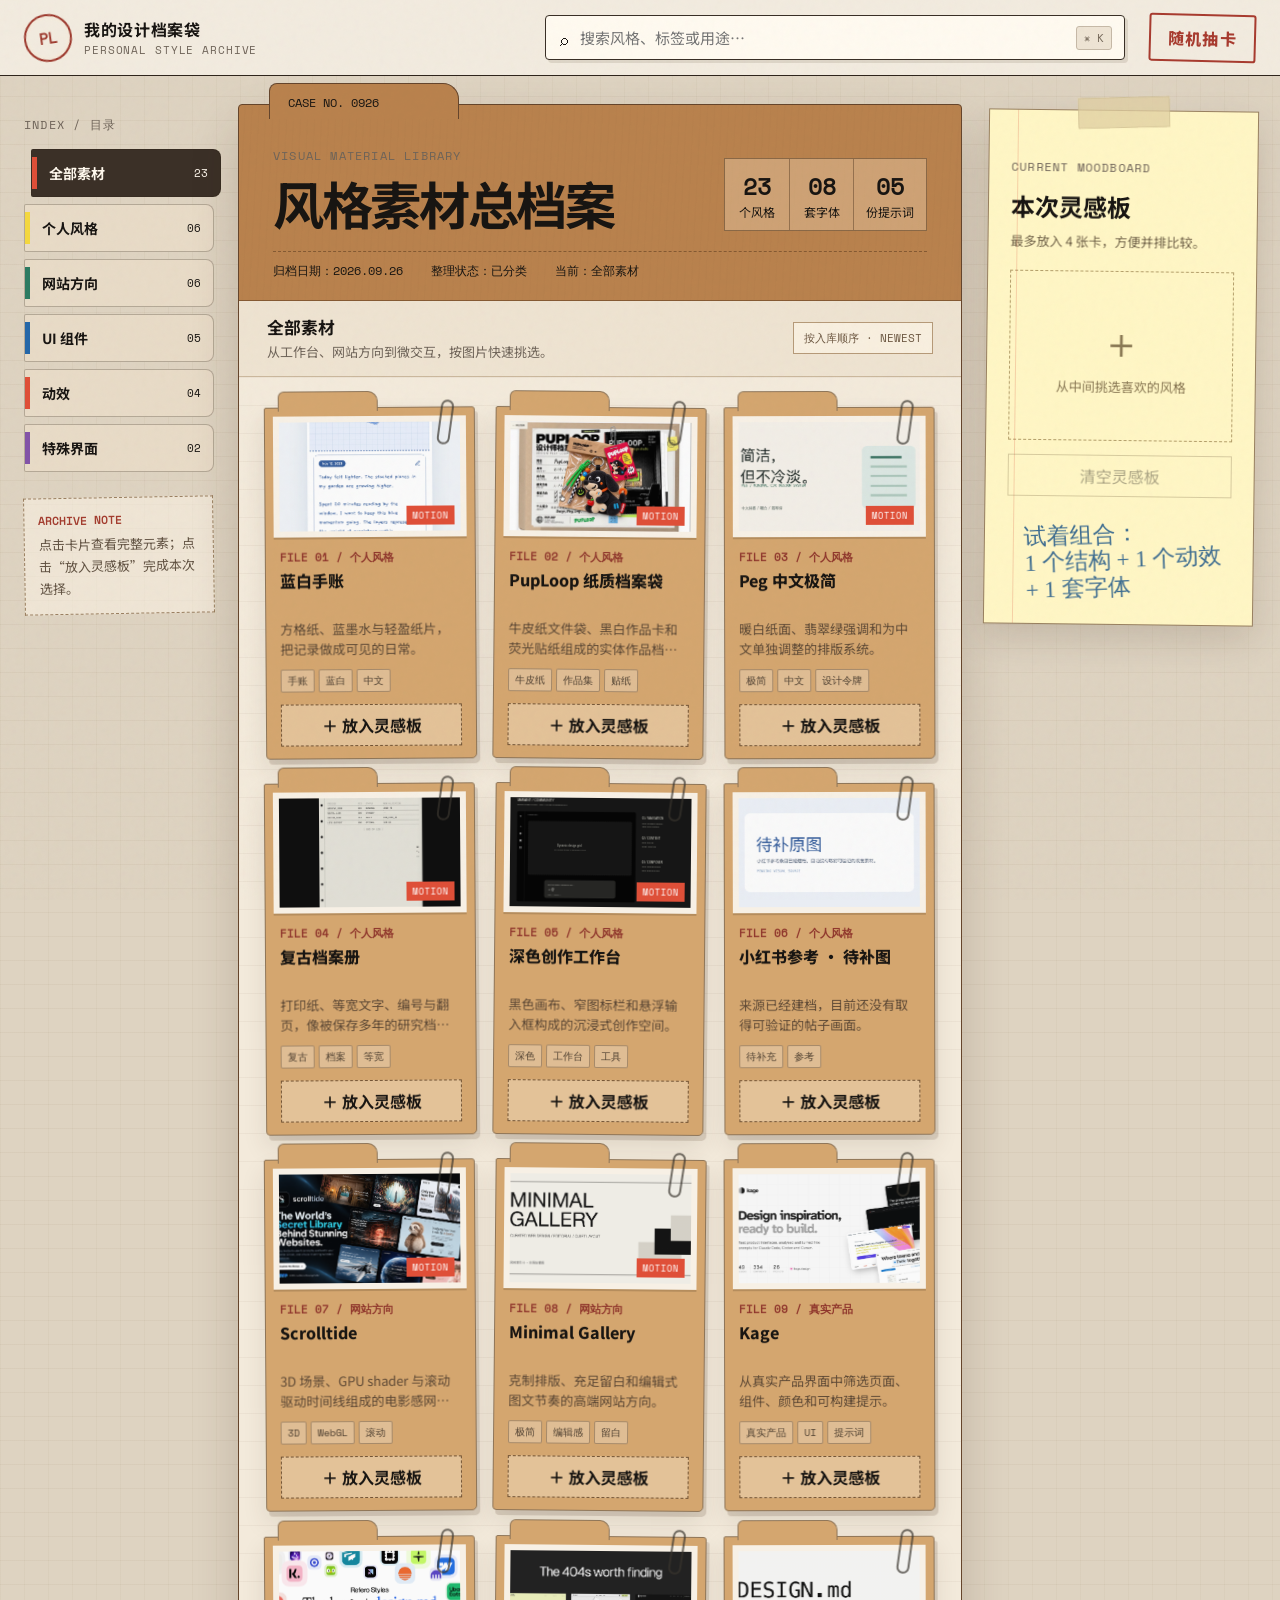
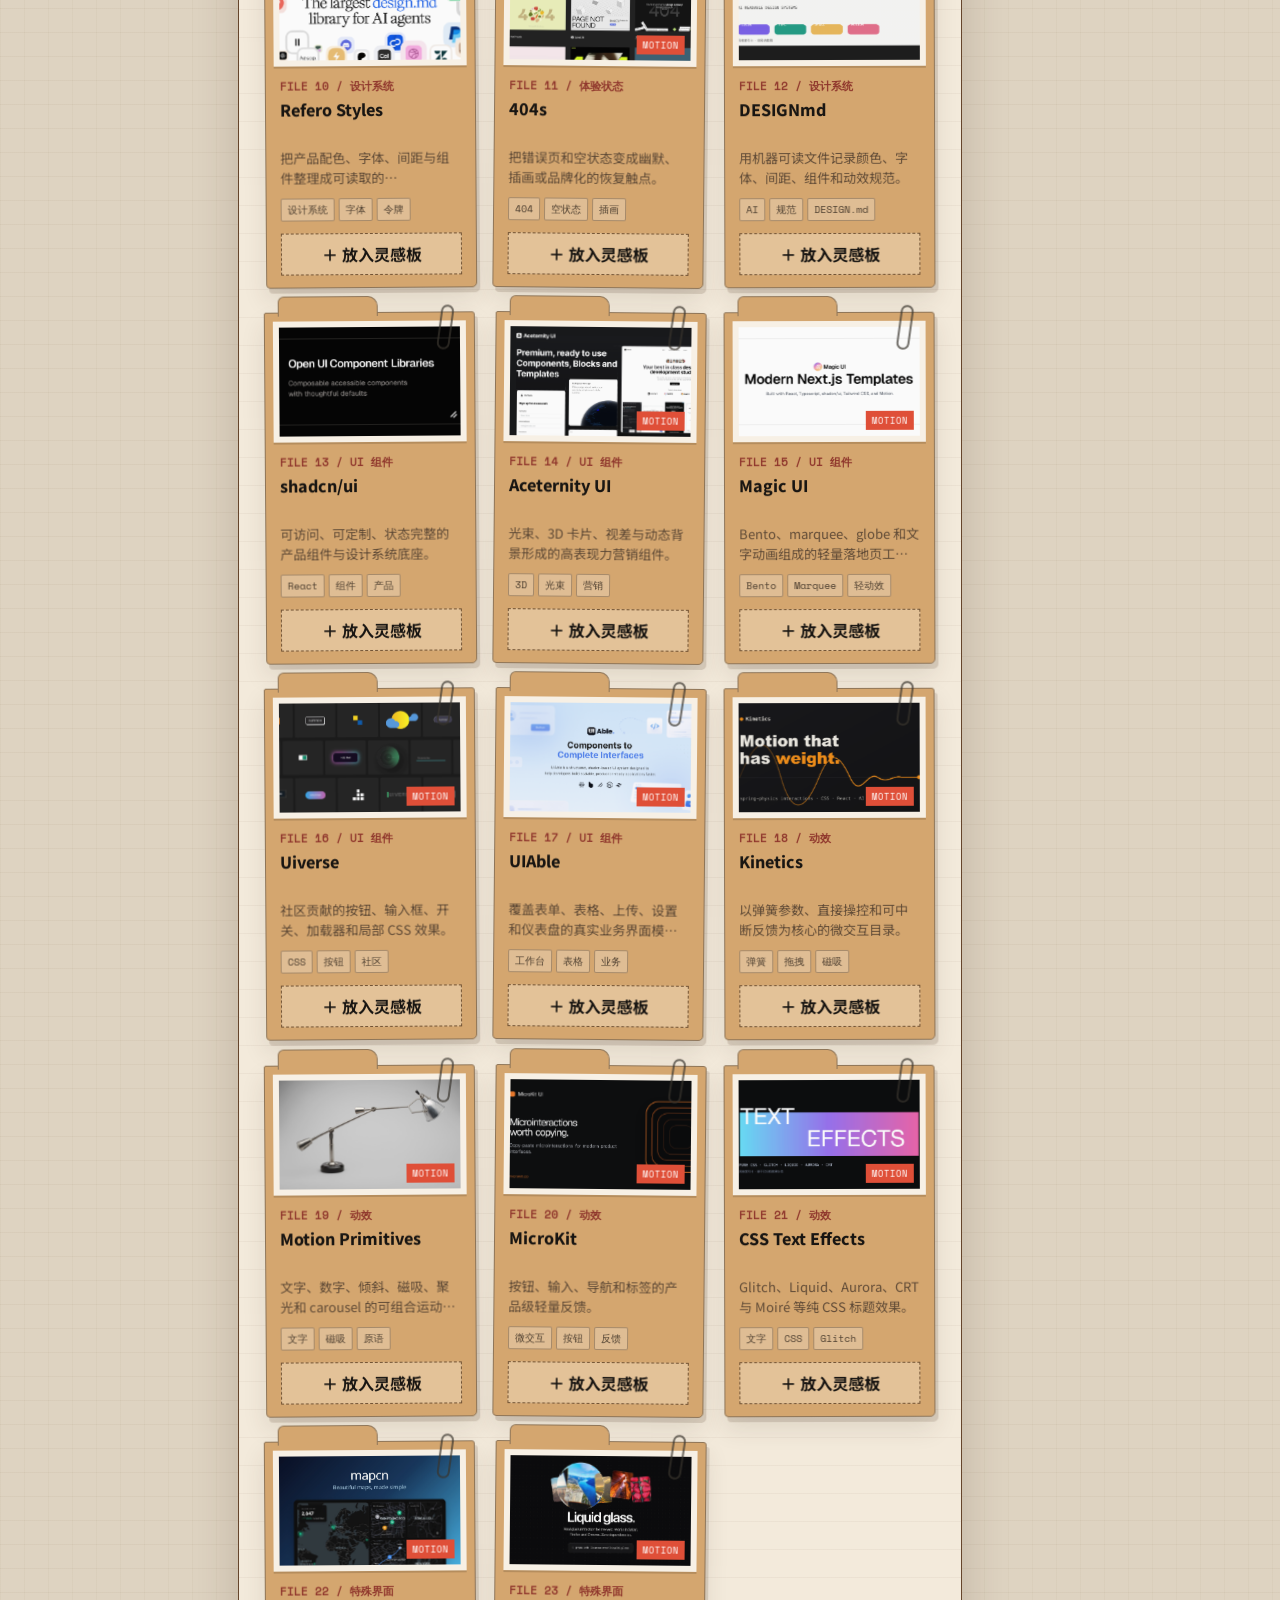
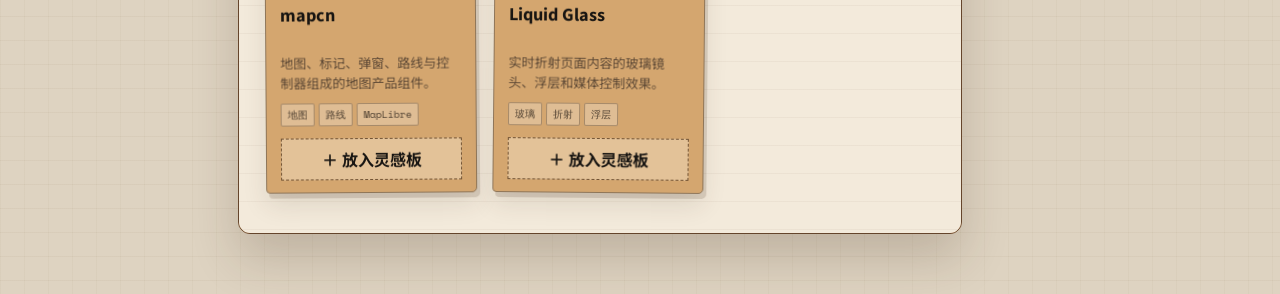
<file: index.html>
<!doctype html>
<html lang="zh-CN">
  <head>
    <meta charset="UTF-8" />
    <meta name="viewport" content="width=device-width, initial-scale=1.0" />
    <meta name="theme-color" content="#a96f38" />
    <meta name="description" content="牛皮纸档案袋风格的个人视觉素材库 Demo，用于浏览、筛选和选择风格与动效。" />
    <title>我的设计档案袋 · 风格素材库</title>
    <link rel="stylesheet" href="./style.css" />
  </head>
  <body>
    <div class="paper-noise" aria-hidden="true"></div>
    <header class="topbar">
      <a class="brand" href="#top" aria-label="返回素材库顶部">
        <span class="brand-mark">PL</span>
        <span><b>我的设计档案袋</b><small>PERSONAL STYLE ARCHIVE</small></span>
      </a>
      <label class="search-wrap">
        <span aria-hidden="true">⌕</span>
        <input id="searchInput" type="search" placeholder="搜索风格、标签或用途…" autocomplete="off" />
        <kbd>⌘ K</kbd>
      </label>
      <button class="stamp-button" id="randomButton" type="button">随机抽卡</button>
    </header>

    <main class="workspace" id="top">
      <aside class="file-rail" aria-label="素材分类">
        <div class="rail-label">INDEX / 目录</div>
        <nav id="categoryNav"></nav>
        <div class="rail-note">
          <span>ARCHIVE NOTE</span>
          点击卡片查看完整元素；点击“放入灵感板”完成本次选择。
        </div>
      </aside>

      <section class="archive-desk" aria-labelledby="archiveTitle">
        <div class="folder-head">
          <div class="folder-tab">CASE NO. 0926</div>
          <div class="folder-title">
            <div>
              <p class="eyebrow">VISUAL MATERIAL LIBRARY</p>
              <h1 id="archiveTitle">风格素材总档案</h1>
            </div>
            <div class="archive-stats" aria-label="素材库统计">
              <span><b id="resultCount">23</b> 个风格</span>
              <span><b>08</b> 套字体</span>
              <span><b>05</b> 份提示词</span>
            </div>
          </div>
          <div class="folder-meta">
            <span>归档日期：2026.09.26</span>
            <span>整理状态：已分类</span>
            <span id="activeLabel">当前：全部素材</span>
          </div>
        </div>

        <div class="desk-toolbar">
          <div class="view-copy">
            <strong id="viewTitle">全部素材</strong>
            <span id="viewDescription">从工作台、网站方向到微交互，按图片快速挑选。</span>
          </div>
          <div class="sort-badge">按入库顺序 · NEWEST</div>
        </div>

        <div class="empty-state" id="emptyState" hidden>
          <span>NO MATCH</span>
          <h2>这只档案袋里还没有对应素材</h2>
          <button type="button" id="clearSearch">清除搜索</button>
        </div>
        <div class="library-grid" id="libraryGrid" aria-live="polite"></div>
      </section>

      <aside class="selection-board" aria-labelledby="selectionTitle">
        <div class="tape" aria-hidden="true"></div>
        <p class="eyebrow">CURRENT MOODBOARD</p>
        <h2 id="selectionTitle">本次灵感板</h2>
        <p class="board-hint">最多放入 4 张卡，方便并排比较。</p>
        <div class="selected-list" id="selectedList"></div>
        <div class="board-empty" id="boardEmpty">
          <span>＋</span>
          从中间挑选喜欢的风格
        </div>
        <button class="clear-board" id="clearBoard" type="button" disabled>清空灵感板</button>
        <div class="pencil-note">试着组合：<br />1 个结构 + 1 个动效 + 1 套字体</div>
      </aside>
    </main>

    <dialog class="detail-dialog" id="detailDialog">
      <button class="dialog-close" id="dialogClose" type="button" aria-label="关闭详情">×</button>
      <div class="detail-visual">
        <div class="visual-tabs" id="visualTabs" role="tablist" aria-label="查看方式">
          <button type="button" role="tab" data-view="motion" aria-selected="true">动效演示</button>
          <button type="button" role="tab" data-view="cover" aria-selected="false">原图封面</button>
        </div>
        <div class="visual-body" id="visualBody" data-view="motion">
          <div class="motion-stage" id="detailMotionStage" role="tabpanel" aria-label="动效演示"></div>
          <img id="detailImage" alt="" />
        </div>
        <div class="motion-caption" id="detailMotionCaption"></div>
        <span class="detail-number" id="detailNumber"></span>
      </div>
      <div class="detail-copy">
        <p class="eyebrow" id="detailCategory"></p>
        <h2 id="detailTitle"></h2>
        <p class="detail-summary" id="detailSummary"></p>
        <div class="detail-tags" id="detailTags"></div>
        <dl class="detail-specs">
          <div><dt>适合</dt><dd id="detailUse"></dd></div>
          <div><dt>可提取</dt><dd id="detailElements"></dd></div>
          <div><dt>动效</dt><dd id="detailMotion"></dd></div>
        </dl>
        <div class="swatches" id="detailSwatches" aria-label="风格色票"></div>

        <section class="prompt-box">
          <div class="prompt-head">
            <p class="eyebrow">PROMPT / 复现提示词</p>
            <div class="prompt-actions">
              <button class="copy-prompt" id="copyPrompt" type="button">复制</button>
              <button class="copy-prompt ghost" id="downloadPrompt" type="button">下载模板</button>
            </div>
          </div>

          <div class="prompt-builder">
            <label for="promptTarget">我想用这套风格做什么</label>
            <div class="prompt-row">
              <input id="promptTarget" type="text" autocomplete="off" placeholder="例如：一个记账 App 的首页" />
              <button id="generatePrompt" type="button">生成</button>
            </div>
            <div class="prompt-chips" id="promptChips"></div>
          </div>

          <pre class="prompt-text" id="detailPrompt" tabindex="0"></pre>
          <p class="prompt-hint" id="promptHint">填上你要做的东西，提示词会自动带上这套风格的真实参数。复制后配合 $style-library 使用；下载的 .md 放进「风格素材库/prompts/」就是一条模板。</p>
        </section>

        <button class="select-detail" id="selectDetail" type="button">放入本次灵感板</button>
      </div>
    </dialog>

    <template id="cardTemplate">
      <article class="material-card">
        <button class="card-open" type="button">
          <span class="card-tab"></span>
          <span class="paperclip" aria-hidden="true"></span>
          <span class="image-wrap"><img alt="" /><i class="motion-mark">MOTION</i></span>
          <span class="card-index"></span>
          <span class="card-title"></span>
          <span class="card-summary"></span>
          <span class="card-tags"></span>
        </button>
        <button class="card-select" type="button">＋ 放入灵感板</button>
      </article>
    </template>

    <script src="./app.js"></script>
  </body>
</html>
</file>
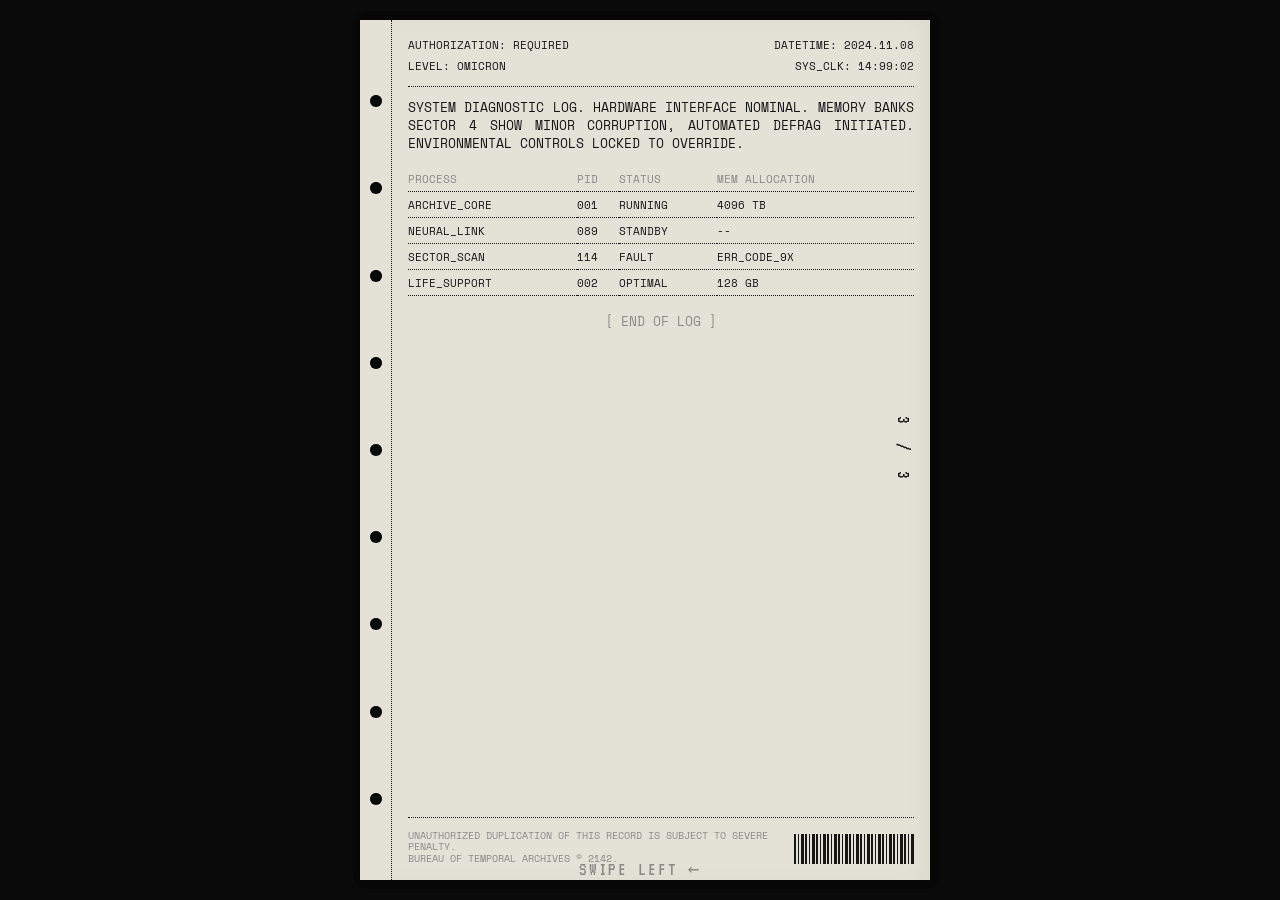
<file: assets/library/retro-archival-reader/preview.html>
<html lang="en" vid="0"><head vid="1">
<meta charset="UTF-8" vid="2">
<meta name="viewport" content="width=device-width, initial-scale=1.0, maximum-scale=1.0, user-scalable=no" vid="3">
<title vid="4">Archival Reader</title>




<style vid="8">
    :root {
        --bg-paper: #e4e2d7;
        --ink: #161616;
        --ink-light: #8a8a85;
        --desk: #0a0a0a;
        --font-mono: 'Space Mono', monospace;
        --font-display: 'VT323', monospace;
        --border-style: 1px dotted var(--ink);
    }

    * {
        box-sizing: border-box;
        margin: 0;
        padding: 0;
        -webkit-font-smoothing: antialiased;
        -moz-osx-font-smoothing: grayscale;
        user-select: none;
        -webkit-user-select: none;
    }

    body {
        background-color: var(--desk);
        height: 100vh;
        width: 100vw;
        overflow: hidden;
        display: flex;
        justify-content: center;
        align-items: center;
        font-family: var(--font-mono);
        color: var(--ink);
    }

    
    .book-container {
        width: 100%;
        height: 100%;
        max-width: 600px;
        perspective: 2500px; 
        position: relative;
        padding: 20px 10px 20px 0; 
    }

    .book {
        width: 100%;
        height: 100%;
        position: relative;
        transform-style: preserve-3d;
    }

    .page {
        position: absolute;
        top: 0;
        left: 20px; 
        width: calc(100% - 20px);
        height: 100%;
        transform-origin: left center;
        transform-style: preserve-3d;
        transition: transform 0.8s cubic-bezier(0.25, 1, 0.5, 1);
        cursor: grab;
    }

    .page:active {
        cursor: grabbing;
    }

    .page.flipped {
        transform: rotateY(-180deg);
    }

    .page-front, .page-back {
        position: absolute;
        width: 100%;
        height: 100%;
        backface-visibility: hidden;
        background-color: var(--bg-paper);
        box-shadow: 2px 0 10px rgba(0,0,0,0.1), inset -10px 0 20px rgba(0,0,0,0.03);
        display: flex;
        overflow: hidden;
    }

    
    .page-back {
        transform: rotateY(180deg);
        background-color: #dcdad0;
        box-shadow: inset 10px 0 20px rgba(0,0,0,0.05);
    }

    
    .page-front::after {
        content: '';
        position: absolute;
        inset: 0;
        background: linear-gradient(to right, rgba(0,0,0,0), rgba(0,0,0,0.2));
        opacity: 0;
        transition: opacity 0.8s;
        pointer-events: none;
    }
    .page.flipped .page-front::after {
        opacity: 1;
    }

    
    .perforation-edge {
        width: 32px;
        height: 100%;
        border-right: var(--border-style);
        display: flex;
        flex-direction: column;
        justify-content: space-evenly;
        align-items: center;
        background: var(--bg-paper);
        z-index: 2;
    }

    .hole {
        width: 12px;
        height: 12px;
        border-radius: 50%;
        background-color: var(--desk); 
        box-shadow: inset 0 1px 3px rgba(0,0,0,0.8);
    }

    .page-content {
        flex: 1;
        display: flex;
        flex-direction: column;
        padding: 16px;
        position: relative;
    }

    
    .pagination {
        position: absolute;
        right: -8px;
        top: 50%;
        transform: translateY(-50%) rotate(90deg);
        font-family: var(--font-display);
        font-size: 1.2rem;
        letter-spacing: 0.3em;
        color: var(--ink);
    }

    
    .grid-header {
        display: grid;
        grid-template-columns: 1fr 1fr;
        border-bottom: var(--border-style);
        padding-bottom: 12px;
        margin-bottom: 12px;
    }

    .grid-header .title-block {
        grid-column: span 2;
        text-align: center;
        font-family: var(--font-display);
        font-size: 2.2rem;
        letter-spacing: 0.15em;
        border-bottom: var(--border-style);
        padding-bottom: 8px;
        margin-bottom: 8px;
    }

    .meta-col {
        display: flex;
        flex-direction: column;
        gap: 4px;
        font-size: 0.7rem;
        text-transform: uppercase;
    }
    .meta-col.right {
        text-align: right;
    }

    .main-body {
        flex: 1;
        font-size: 0.8rem;
        line-height: 1.4;
        text-align: justify;
        text-justify: inter-word;
        hyphens: auto;
        column-count: 2;
        column-gap: 16px;
        column-rule: var(--border-style);
        overflow: hidden;
    }

    .main-body p {
        margin-bottom: 1em;
    }

    .footer-block {
        border-top: var(--border-style);
        padding-top: 12px;
        display: grid;
        grid-template-columns: 1fr auto;
        align-items: end;
        gap: 16px;
    }

    .faded-text {
        color: var(--ink-light);
        font-size: 0.6rem;
        line-height: 1.2;
        text-transform: uppercase;
    }

    
    .barcode {
        height: 30px;
        width: 120px;
        background: repeating-linear-gradient(
            to right,
            var(--ink),
            var(--ink) 2px,
            transparent 2px,
            transparent 4px,
            var(--ink) 4px,
            var(--ink) 5px,
            transparent 5px,
            transparent 7px,
            var(--ink) 7px,
            var(--ink) 10px,
            transparent 10px,
            transparent 11px
        );
    }

    
    .p1-layout { display: flex; flex-direction: column; justify-content: center; align-items: center; text-align: center;}
    .big-title { font-family: var(--font-display); font-size: 4rem; letter-spacing: 0.2em; line-height: 0.9; margin-bottom: 20px;}
    .sys-code { border: var(--border-style); padding: 4px 8px; display: inline-block; margin-top: 20px; font-size: 0.8rem;}

    .data-table {
        width: 100%;
        border-collapse: collapse;
        font-size: 0.7rem;
        margin-top: 10px;
    }
    .data-table th, .data-table td {
        border-bottom: var(--border-style);
        padding: 4px 0;
        text-align: left;
        text-transform: uppercase;
    }
    .data-table th { color: var(--ink-light); font-weight: normal;}

    
    .hint {
        position: absolute;
        bottom: 20px;
        left: 50%;
        transform: translateX(-50%);
        color: var(--ink-light);
        font-family: var(--font-display);
        font-size: 1.2rem;
        letter-spacing: 0.1em;
        animation: pulse 2s infinite;
        pointer-events: none;
    }

    @keyframes pulse {
        0%, 100% { opacity: 0.3; }
        50% { opacity: 1; }
    }
</style>
<link rel="stylesheet" href="fonts.css"></head>
<body vid="9">

<div class="book-container" vid="10">
    <div class="book" id="book" vid="11">
        
        
        <div class="page" id="page3" vid="12">
            <div class="page-back" vid="13"></div>
            <div class="page-front" vid="14">
                <div class="perforation-edge" vid="15">
                    <div class="hole" vid="16"></div><div class="hole" vid="17"></div><div class="hole" vid="18"></div>
                    <div class="hole" vid="19"></div><div class="hole" vid="20"></div><div class="hole" vid="21"></div>
                    <div class="hole" vid="22"></div><div class="hole" vid="23"></div><div class="hole" vid="24"></div>
                </div>
                <div class="page-content" vid="25">
                    <div class="pagination" vid="26">3 / 3</div>
                    <header class="grid-header" vid="27">
                        <div class="meta-col" vid="28">
                            <span vid="29">AUTHORIZATION: REQUIRED</span>
                            <span vid="30">LEVEL: OMICRON</span>
                        </div>
                        <div class="meta-col right" vid="31">
                            <span vid="32">DATETIME: 2024.11.08</span>
                            <span vid="33">SYS_CLK: 14:99:02</span>
                        </div>
                    </header>
                    <div class="main-body" style="column-count: 1;" vid="34">
                        <p vid="35">SYSTEM DIAGNOSTIC LOG. HARDWARE INTERFACE NOMINAL. MEMORY BANKS SECTOR 4 SHOW MINOR CORRUPTION, AUTOMATED DEFRAG INITIATED. ENVIRONMENTAL CONTROLS LOCKED TO OVERRIDE.</p>
                        <table class="data-table" vid="36">
                            <tbody vid="37"><tr vid="38"><th vid="39">Process</th><th vid="40">PID</th><th vid="41">Status</th><th vid="42">Mem Allocation</th></tr>
                            <tr vid="43"><td vid="44">ARCHIVE_CORE</td><td vid="45">001</td><td vid="46">RUNNING</td><td vid="47">4096 TB</td></tr>
                            <tr vid="48"><td vid="49">NEURAL_LINK</td><td vid="50">089</td><td vid="51">STANDBY</td><td vid="52">--</td></tr>
                            <tr vid="53"><td vid="54">SECTOR_SCAN</td><td vid="55">114</td><td vid="56">FAULT</td><td vid="57">ERR_CODE_9X</td></tr>
                            <tr vid="58"><td vid="59">LIFE_SUPPORT</td><td vid="60">002</td><td vid="61">OPTIMAL</td><td vid="62">128 GB</td></tr>
                        </tbody></table>
                        <br vid="63">
                        <p style="color: var(--ink-light); text-align: center;" vid="64">[ END OF LOG ]</p>
                    </div>
                    <div class="footer-block" vid="65">
                        <div class="faded-text" vid="66">
                            UNAUTHORIZED DUPLICATION OF THIS RECORD IS SUBJECT TO SEVERE PENALTY.<br vid="67">
                            BUREAU OF TEMPORAL ARCHIVES © 2142.
                        </div>
                        <div class="barcode" vid="68"></div>
                    </div>
                </div>
            </div>
        </div>

        
        <div class="page" id="page2" vid="69">
            <div class="page-back" vid="70"></div>
            <div class="page-front" vid="71">
                <div class="perforation-edge" vid="72">
                    <div class="hole" vid="73"></div><div class="hole" vid="74"></div><div class="hole" vid="75"></div>
                    <div class="hole" vid="76"></div><div class="hole" vid="77"></div><div class="hole" vid="78"></div>
                    <div class="hole" vid="79"></div><div class="hole" vid="80"></div><div class="hole" vid="81"></div>
                </div>
                <div class="page-content" vid="82">
                    <div class="pagination" vid="83">2 / 3</div>
                    <header class="grid-header" vid="84">
                        <div class="title-block" vid="85">MANIFESTO : SUB_SECT 9</div>
                        <div class="meta-col" vid="86">
                            <span vid="87">REF: TX-8891-B</span>
                            <span vid="88">ORIGIN: TERMINAL 4</span>
                        </div>
                        <div class="meta-col right" vid="89">
                            <span vid="90">STATUS: DECRYPTED</span>
                            <span vid="91">CLASS: RESTRICTED</span>
                        </div>
                    </header>
                    <div class="main-body" vid="92">
                        <p vid="93">The imperative of the Archive is not preservation, but isolation. Information unchecked inevitably seeks network propagation. We construct these physical barriers—paper, magnetic tape, closed circuits—not out of nostalgia, but necessity.</p>
                        <p vid="94">By forcing data into sequential, mechanical substrates, we strip it of its volatility. A record etched onto continuous stationery cannot execute a subroutine. It cannot ping an external server.</p>
                        <p vid="95">We rely on the rigidity of the grid. The alignment of the dot-matrix strike. Every character must occupy its precise designated coordinate. Any deviation indicates structural compromise of the underlying data structure. Do not trust fluid interfaces. Trust the impact of physical type.</p>
                    </div>
                    <div class="footer-block" vid="96">
                        <div class="faded-text" vid="97">
                            PRINT SEQUENCE 04491-A<br vid="98">
                            OPERATOR: J. DOE // SHIFT 3
                        </div>
                        <div class="barcode" vid="99"></div>
                    </div>
                </div>
            </div>
        </div>

        
        <div class="page" id="page1" vid="100">
            <div class="page-back" vid="101"></div>
            <div class="page-front" vid="102">
                <div class="perforation-edge" vid="103">
                    <div class="hole" vid="104"></div><div class="hole" vid="105"></div><div class="hole" vid="106"></div>
                    <div class="hole" vid="107"></div><div class="hole" vid="108"></div><div class="hole" vid="109"></div>
                    <div class="hole" vid="110"></div><div class="hole" vid="111"></div><div class="hole" vid="112"></div>
                </div>
                <div class="page-content p1-layout" vid="113">
                    <div class="pagination" vid="114">1 / 3</div>
                    <div style="width: 100%; border-bottom: var(--border-style); padding-bottom: 20px; margin-bottom: 20px;" vid="115">
                        <span style="font-family: var(--font-display); font-size: 1.5rem; letter-spacing: 0.1em;" vid="116">BUREAU OF TEMPORAL ARCHIVES</span>
                    </div>
                    
                    <div class="big-title" vid="117">SYSTEM<br vid="118">PROTOCOL<br vid="119">VOL. IX</div>
                    
                    <div style="font-size: 0.8rem; margin-bottom: 40px; color: var(--ink-light);" vid="120">
                        HARDCOPY EXPORT<br vid="121">
                        CONTINUOUS FEED ALIGNMENT: OK
                    </div>

                    <div class="barcode" style="width: 200px; height: 40px;" vid="122"></div>
                    <div class="sys-code" vid="123">INDEX: 000-000-001</div>
                </div>
            </div>
        </div>

    </div>
    <div class="hint" id="hint" vid="124">SWIPE LEFT ←</div>
</div>

<script vid="125">
    document.addEventListener('DOMContentLoaded', () => {
        const pages = document.querySelectorAll('.page');
        const hint = document.getElementById('hint');
        let currentPage = 0;

        
        pages.forEach((page, index) => {
            page.style.zIndex = pages.length - index;
        });

        function turnNext() {
            if (currentPage < pages.length - 1) {
                pages[currentPage].classList.add('flipped');
                currentPage++;
                updateHint();
            }
        }

        function turnPrev() {
            if (currentPage > 0) {
                currentPage--;
                pages[currentPage].classList.remove('flipped');
                updateHint();
            }
        }

        function updateHint() {
            if (currentPage === 0) {
                hint.innerHTML = 'SWIPE LEFT ←';
                hint.style.opacity = '';
            } else if (currentPage === pages.length - 1) {
                hint.innerHTML = '→ SWIPE RIGHT';
                hint.style.opacity = '';
            } else {
                hint.style.opacity = '0'; 
            }
        }

        
        let touchstartX = 0;
        let touchendX = 0;

        const container = document.querySelector('.book-container');

        container.addEventListener('touchstart', e => {
            touchstartX = e.changedTouches[0].screenX;
        }, {passive: true});

        container.addEventListener('touchend', e => {
            touchendX = e.changedTouches[0].screenX;
            handleGesture();
        }, {passive: true});

        function handleGesture() {
            const threshold = 50; 
            if (touchstartX - touchendX > threshold) {
                turnNext();
            }
            if (touchendX - touchstartX > threshold) {
                turnPrev();
            }
        }

        
        let isDragging = false;
        let startX = 0;

        container.addEventListener('mousedown', e => {
            isDragging = true;
            startX = e.pageX;
        });

        window.addEventListener('mouseup', e => {
            if (!isDragging) return;
            isDragging = false;
            let endX = e.pageX;
            const threshold = 50;
            if (startX - endX > threshold) turnNext();
            if (endX - startX > threshold) turnPrev();
        });
    });
</script>


</body></html>
</file>
<file: style.css>
@font-face {
  font-family: "Noto Sans SC";
  src: url("./assets/fonts/NotoSansSC.ttf") format("truetype");
  font-display: swap;
}

@font-face {
  font-family: "Space Mono";
  src: url("./assets/fonts/SpaceMono.ttf") format("truetype");
  font-display: swap;
}

:root {
  --ink: #181512;
  --muted: #6f6459;
  --paper: #f3eadb;
  --paper-light: #fffaf0;
  --kraft: #b9824d;
  --kraft-dark: #7d4f2a;
  --kraft-light: #d3ab79;
  --red: #df4f38;
  --yellow: #f5dc4b;
  --green: #2d7b62;
  --blue: #2567a9;
  --line: rgba(45, 34, 24, 0.27);
  --shadow: 0 14px 34px rgba(47, 30, 17, 0.14);
}

* { box-sizing: border-box; }
[hidden] { display: none !important; }

html { scroll-behavior: smooth; }

body {
  margin: 0;
  min-width: 320px;
  min-height: 100vh;
  color: var(--ink);
  background:
    linear-gradient(rgba(126, 96, 61, 0.06) 1px, transparent 1px),
    linear-gradient(90deg, rgba(126, 96, 61, 0.04) 1px, transparent 1px),
    #ded3c1;
  background-size: 24px 24px;
  font-family: "Noto Sans SC", system-ui, sans-serif;
  font-size: 16px;
}

button, input { font: inherit; }
button { color: inherit; }

.paper-noise {
  position: fixed;
  inset: 0;
  z-index: 20;
  pointer-events: none;
  opacity: 0.22;
  mix-blend-mode: multiply;
  background-image: url("data:image/svg+xml,%3Csvg viewBox='0 0 180 180' xmlns='http://www.w3.org/2000/svg'%3E%3Cfilter id='n'%3E%3CfeTurbulence type='fractalNoise' baseFrequency='.8' numOctaves='3' stitchTiles='stitch'/%3E%3C/filter%3E%3Crect width='100%25' height='100%25' filter='url(%23n)' opacity='.14'/%3E%3C/svg%3E");
}

.topbar {
  position: sticky;
  top: 0;
  z-index: 15;
  min-height: 76px;
  display: grid;
  grid-template-columns: minmax(230px, 1fr) minmax(280px, 580px) auto;
  align-items: center;
  gap: 24px;
  padding: 12px 24px;
  border-bottom: 1px solid #2f251c;
  background: rgba(244, 237, 225, 0.93);
  backdrop-filter: blur(14px);
}

.brand {
  display: flex;
  align-items: center;
  gap: 12px;
  color: inherit;
  text-decoration: none;
}

.brand-mark {
  width: 48px;
  aspect-ratio: 1;
  display: grid;
  place-items: center;
  border: 2px solid currentColor;
  border-radius: 50%;
  color: #9d382c;
  font: 700 15px/1 "Space Mono", monospace;
  transform: rotate(-8deg);
  box-shadow: inset 0 0 0 3px var(--paper);
}

.brand b { display: block; font-size: 1rem; letter-spacing: .04em; }
.brand small { display: block; margin-top: 2px; color: var(--muted); font: 11px/1.4 "Space Mono", monospace; letter-spacing: .08em; }

.search-wrap {
  display: grid;
  grid-template-columns: auto 1fr auto;
  align-items: center;
  gap: 10px;
  height: 45px;
  padding: 0 12px 0 14px;
  border: 1px solid #392f26;
  border-radius: 4px;
  background: #fffaf0;
  box-shadow: 3px 3px 0 rgba(68, 49, 31, .12);
}

.search-wrap input { width: 100%; border: 0; outline: 0; background: transparent; font-size: 15px; }
.search-wrap kbd { padding: 3px 7px; border: 1px solid #c6b9a7; border-radius: 3px; color: #746859; background: #eee4d4; font: 11px "Space Mono", monospace; }

.stamp-button {
  position: relative;
  border: 2px solid #a83b2f;
  border-radius: 3px;
  padding: 10px 17px;
  color: #a83b2f;
  background: transparent;
  font-weight: 800;
  letter-spacing: .08em;
  transform: rotate(1.5deg);
  cursor: pointer;
  transition: transform .2s ease, background .2s ease;
}

.stamp-button:hover { transform: rotate(-1deg) translateY(-2px); background: rgba(168, 59, 47, .08); }
.stamp-button:active { transform: translateY(2px) scale(.98); }

.workspace {
  width: min(1680px, 100%);
  margin: 0 auto;
  padding: 28px 24px 60px;
  display: grid;
  grid-template-columns: 190px minmax(0, 1fr) 270px;
  align-items: start;
  gap: 24px;
}

.file-rail {
  position: sticky;
  top: 104px;
  padding-top: 12px;
}

.rail-label, .eyebrow {
  color: var(--muted);
  font: 12px/1.5 "Space Mono", monospace;
  letter-spacing: .1em;
}

.file-rail nav { display: grid; gap: 7px; margin-top: 15px; }
.category-button {
  position: relative;
  width: 100%;
  min-height: 48px;
  padding: 9px 12px 9px 17px;
  display: flex;
  align-items: center;
  justify-content: space-between;
  border: 1px solid var(--line);
  border-radius: 2px 8px 8px 2px;
  background: #e8dbc7;
  text-align: left;
  cursor: pointer;
  transition: transform .18s ease, background .18s ease;
}

.category-button::before {
  content: "";
  position: absolute;
  left: 0;
  top: 7px;
  bottom: 7px;
  width: 5px;
  background: var(--tab-color, var(--red));
}

.category-button span { font-size: 14px; font-weight: 700; }
.category-button small { font: 11px "Space Mono", monospace; }
.category-button:hover { transform: translateX(4px); }
.category-button.active { color: #fff8ed; background: #3b3027; transform: translateX(7px); }

.rail-note {
  margin-top: 25px;
  padding: 14px;
  border: 1px dashed #9b8061;
  color: #625343;
  background: rgba(255, 248, 233, .5);
  font-size: 13px;
  line-height: 1.7;
  transform: rotate(-1deg);
}

.rail-note span { display: block; margin-bottom: 5px; color: #a33c2e; font: 700 11px "Space Mono", monospace; }

.archive-desk {
  position: relative;
  min-width: 0;
  border: 1px solid #65452c;
  border-radius: 4px 4px 12px 12px;
  background: var(--kraft);
  box-shadow: 0 24px 48px rgba(56, 36, 19, .19);
}

.archive-desk::before {
  content: "";
  position: absolute;
  inset: 0;
  pointer-events: none;
  opacity: .18;
  background-image: repeating-linear-gradient(93deg, transparent 0 5px, rgba(67, 38, 16, .08) 6px 7px);
}

.folder-head {
  position: relative;
  z-index: 1;
  min-height: 190px;
  padding: 30px 34px 20px;
  border-bottom: 1px solid rgba(73, 43, 22, .45);
}

.folder-tab {
  position: absolute;
  top: -22px;
  left: 30px;
  min-width: 190px;
  padding: 10px 18px 8px;
  border: 1px solid #65452c;
  border-bottom: 0;
  border-radius: 8px 16px 0 0;
  background: var(--kraft);
  font: 12px "Space Mono", monospace;
}

.folder-title { display: flex; justify-content: space-between; gap: 30px; align-items: end; }
.folder-title h1 { margin: 3px 0 0; font-size: clamp(2rem, 4vw, 4.7rem); line-height: 1.05; letter-spacing: -.045em; }

.archive-stats {
  display: grid;
  grid-template-columns: repeat(3, minmax(64px, auto));
  border: 1px solid rgba(65, 40, 20, .48);
  background: rgba(246, 223, 191, .35);
}

.archive-stats span { padding: 10px 12px; text-align: center; font-size: 12px; }
.archive-stats span + span { border-left: 1px solid rgba(65, 40, 20, .4); }
.archive-stats b { display: block; font: 700 23px "Space Mono", monospace; }

.folder-meta {
  margin-top: 20px;
  padding-top: 10px;
  display: flex;
  flex-wrap: wrap;
  gap: 14px 28px;
  border-top: 1px dashed rgba(71, 43, 20, .45);
  font: 12px "Space Mono", monospace;
}

.desk-toolbar {
  position: relative;
  z-index: 2;
  min-height: 76px;
  display: flex;
  align-items: center;
  justify-content: space-between;
  gap: 16px;
  padding: 14px 28px;
  border-bottom: 1px solid #cbb89d;
  background: #eee3d1;
}

.view-copy strong { display: block; font-size: 1.05rem; }
.view-copy span { display: block; margin-top: 3px; color: var(--muted); font-size: 13px; }
.sort-badge { padding: 7px 10px; border: 1px solid #b69a78; color: #6c5741; background: #f8efdf; font: 11px "Space Mono", monospace; }

.library-grid {
  position: relative;
  z-index: 2;
  display: grid;
  grid-template-columns: repeat(3, minmax(0, 1fr));
  gap: 24px 18px;
  padding: 30px 26px 40px;
  background:
    linear-gradient(rgba(117, 96, 70, .06) 1px, transparent 1px),
    var(--paper);
  background-size: 100% 28px;
  border-radius: 0 0 11px 11px;
  min-height: 600px;
}

.material-card {
  --rotation: -0.4deg;
  position: relative;
  min-width: 0;
  padding: 8px 8px 12px;
  border: 1px solid #8e7558;
  border-radius: 2px 3px 5px 4px;
  background: #d4a66f;
  box-shadow: 3px 5px 0 rgba(68, 45, 25, .15), 0 12px 25px rgba(62, 43, 24, .11);
  transform: rotate(var(--rotation)) translateY(12px);
  opacity: 0;
  animation: fileIn .46s cubic-bezier(.2,.75,.25,1) forwards;
  animation-delay: calc(var(--i) * 34ms);
  transition: transform .25s ease, box-shadow .25s ease;
}

.material-card:nth-child(3n+2) { --rotation: .55deg; }
.material-card:nth-child(3n) { --rotation: -.15deg; }
.material-card:hover, .material-card:focus-within { transform: rotate(0deg) translateY(-7px); box-shadow: 7px 12px 0 rgba(68, 45, 25, .13), 0 20px 30px rgba(62, 43, 24, .14); z-index: 3; }
.material-card.selected { outline: 3px solid var(--red); outline-offset: 3px; }

.card-open {
  width: 100%;
  padding: 0;
  border: 0;
  background: transparent;
  text-align: left;
  cursor: pointer;
}

.card-tab {
  position: absolute;
  left: 13px;
  top: -17px;
  width: 48%;
  height: 20px;
  border: 1px solid #8e7558;
  border-bottom: 0;
  border-radius: 6px 10px 0 0;
  background: #d4a66f;
}

.paperclip {
  position: absolute;
  z-index: 5;
  top: -8px;
  right: 22px;
  width: 13px;
  height: 45px;
  border: 2px solid #39342e;
  border-radius: 10px;
  transform: rotate(8deg);
  opacity: .7;
}

.image-wrap {
  position: relative;
  display: block;
  aspect-ratio: 16/10;
  overflow: hidden;
  border: 6px solid #f7f0e5;
  background: #292623;
  box-shadow: 0 2px 0 rgba(58, 40, 24, .2);
}

.image-wrap img { width: 100%; height: 100%; display: block; object-fit: cover; filter: saturate(.86) contrast(.96); transition: transform .45s ease, filter .45s ease; }
.material-card:hover .image-wrap img { transform: scale(1.045); filter: saturate(1) contrast(1); }

.motion-mark {
  position: absolute;
  right: 6px;
  bottom: 6px;
  display: none;
  padding: 3px 6px;
  color: white;
  background: #df4f38;
  font: 9px "Space Mono", monospace;
  font-style: normal;
}

.material-card[data-motion="true"] .motion-mark { display: block; }
.material-card[data-motion="true"]:hover .image-wrap { animation: previewPulse 1.25s ease-in-out infinite alternate; }

.card-index { display: block; margin: 12px 6px 0; color: #8f362c; font: 700 11px "Space Mono", monospace; }
.card-title { display: block; margin: 5px 6px 0; min-height: 2.7em; font-weight: 800; line-height: 1.35; }
.card-summary { display: -webkit-box; margin: 6px 6px 0; overflow: hidden; color: #5f4a36; font-size: 13px; line-height: 1.55; -webkit-line-clamp: 2; -webkit-box-orient: vertical; }
.card-tags { display: flex; flex-wrap: wrap; gap: 4px; margin: 10px 6px 2px; }
.card-tags i, .detail-tags i { padding: 3px 6px; border: 1px solid rgba(62, 45, 30, .35); border-radius: 2px; color: #4f4031; background: rgba(255,255,255,.26); font: 10px "Space Mono", monospace; font-style: normal; }

.card-select {
  width: calc(100% - 12px);
  margin: 10px 6px 0;
  padding: 8px 10px;
  border: 1px dashed #725334;
  background: rgba(255, 246, 228, .35);
  font-weight: 700;
  cursor: pointer;
  transition: background .2s ease, color .2s ease;
}

.card-select:hover { background: #fff1cf; }
.material-card.selected .card-select { color: white; border-style: solid; border-color: #493326; background: #493326; }

.selection-board {
  position: sticky;
  top: 110px;
  min-height: 420px;
  padding: 36px 22px 24px;
  border: 1px solid #98805f;
  background: #fff6c5;
  box-shadow: var(--shadow);
  transform: rotate(.7deg);
}

.selection-board::before {
  content: "";
  position: absolute;
  left: 28px;
  top: 0;
  bottom: 0;
  width: 1px;
  background: rgba(212, 76, 57, .22);
}

.tape {
  position: absolute;
  top: -14px;
  left: 50%;
  width: 92px;
  height: 31px;
  background: rgba(224, 207, 162, .75);
  transform: translateX(-50%) rotate(-2deg);
  box-shadow: inset 0 0 0 1px rgba(111, 89, 48, .12);
}

.selection-board h2 { margin: 3px 0 0; font-size: 1.5rem; }
.board-hint { margin: 8px 0 18px; color: #75674c; font-size: 13px; line-height: 1.6; }
.selected-list { display: grid; gap: 9px; }
.selected-item { display: grid; grid-template-columns: 52px 1fr auto; gap: 9px; align-items: center; padding: 7px; border: 1px solid rgba(72, 57, 34, .2); background: rgba(255,255,255,.4); animation: pinIn .25s ease both; }
.selected-item img { width: 52px; height: 42px; object-fit: cover; }
.selected-item b { font-size: 12px; line-height: 1.35; }
.selected-item button { border: 0; background: transparent; font-size: 18px; cursor: pointer; }
.board-empty { min-height: 170px; display: grid; place-items: center; align-content: center; gap: 5px; border: 1px dashed #b29d68; color: #8b7a55; text-align: center; font-size: 13px; }
.board-empty span { font: 42px cursive; }
.clear-board { width: 100%; margin-top: 14px; padding: 8px; border: 1px solid #8e7d57; background: transparent; cursor: pointer; }
.clear-board:disabled { opacity: .35; cursor: not-allowed; }
.pencil-note { margin: 24px 4px 0 18px; color: #3e6d91; font: 23px/1.15 cursive; transform: rotate(-3deg); }

.empty-state { position: relative; z-index: 2; min-height: 550px; padding: 130px 30px; background: var(--paper); text-align: center; }
.empty-state span { color: #a63a30; font: 12px "Space Mono", monospace; }
.empty-state h2 { margin: 10px 0 22px; }
.empty-state button { padding: 9px 14px; border: 1px solid #3e3328; background: transparent; cursor: pointer; }

.detail-dialog {
  width: min(1080px, calc(100vw - 36px));
  max-height: min(800px, calc(100vh - 36px));
  padding: 0;
  overflow: hidden;
  border: 1px solid #32261d;
  border-radius: 4px;
  color: var(--ink);
  background: #eee2cf;
  box-shadow: 0 30px 90px rgba(25, 17, 11, .38);
}

.detail-dialog[open] { display: grid; grid-template-columns: minmax(300px, .95fr) minmax(400px, 1.05fr); animation: envelopeOpen .34s cubic-bezier(.2,.85,.28,1); }
.detail-dialog::backdrop { background: rgba(36, 28, 21, .58); backdrop-filter: blur(5px); }
.dialog-close { position: absolute; z-index: 6; top: 12px; right: 14px; width: 38px; height: 38px; border: 1px solid #3a2e24; border-radius: 50%; background: #fff8e9; font-size: 25px; line-height: 1; cursor: pointer; }

.detail-visual { position: relative; display: flex; flex-direction: column; gap: 14px; padding: 34px; min-height: 470px; max-height: min(800px, calc(100vh - 36px)); overflow-y: auto; overscroll-behavior: contain; background: var(--kraft); }
.detail-visual::before { content: ""; position: absolute; inset: 20px; border: 1px dashed rgba(70, 40, 19, .45); pointer-events: none; }
.detail-visual img { position: relative; z-index: 2; width: 100%; max-height: 400px; object-fit: cover; border: 10px solid #fff8eb; box-shadow: 0 15px 30px rgba(53,34,19,.22); transform: rotate(-1.5deg); }
.detail-number { position: relative; z-index: 3; align-self: flex-start; padding: 6px 10px; color: white; background: var(--red); font: 12px "Space Mono", monospace; }

.visual-tabs { position: relative; z-index: 4; display: flex; gap: 6px; }
.visual-tabs button { padding: 6px 13px; border: 1px solid rgba(62, 45, 30, .42); border-radius: 2px; background: rgba(255,255,255,.38); color: #4f4031; font: 700 12px/1 "Noto Sans SC", sans-serif; cursor: pointer; transition: background .18s ease, color .18s ease; }
.visual-tabs button[aria-selected="true"] { border-color: #3d2f24; background: #3d2f24; color: #fff5e6; }
.visual-tabs button:disabled { opacity: .38; cursor: not-allowed; }

.visual-body { position: relative; z-index: 2; width: 100%; }
.motion-stage { display: none; position: relative; width: 100%; aspect-ratio: 5 / 4; overflow: hidden; border: 10px solid #fff8eb; box-shadow: 0 15px 30px rgba(53,34,19,.22); background: #efe6d6; }
.visual-body[data-view="motion"] .motion-stage { display: block; }
.visual-body[data-view="motion"] img { display: none; }

.motion-caption { display: none; position: relative; z-index: 3; }
.motion-caption.on { display: block; }
.motion-caption .mc-source { margin: 0 0 7px; color: #8a6a44; font: 11px/1.5 "Space Mono", monospace; letter-spacing: .08em; }
.motion-caption .mc-motion { margin: 0; color: #4f4031; font: 700 13px/1.6 "Noto Sans SC", sans-serif; }
.motion-caption ol { margin: 8px 0 0; padding-left: 18px; color: #6b5b4a; font-size: 12.5px; line-height: 1.8; }
.motion-caption .mc-note { margin: 10px 0 0; color: #7a6a58; font-size: 12px; line-height: 1.7; }
.motion-caption .mc-actions { display: flex; flex-wrap: wrap; gap: 8px; margin-top: 12px; }
.motion-caption .mc-replay, .motion-caption .mc-original { padding: 7px 13px; border: 1px solid rgba(62, 45, 30, .42); border-radius: 2px; background: rgba(255,255,255,.42); color: #4f4031; font: 700 12px/1 "Noto Sans SC", sans-serif; text-decoration: none; cursor: pointer; }
.motion-caption .mc-replay:hover, .motion-caption .mc-original:hover { background: #fff8eb; }
.motion-caption .mc-empty { margin: 0; color: #7a6a58; font-size: 12.5px; line-height: 1.75; }

.detail-copy { max-height: min(800px, calc(100vh - 36px)); overflow-y: auto; overscroll-behavior: contain; padding: 46px 42px 36px; background: linear-gradient(rgba(119,88,48,.06) 1px, transparent 1px), #f8f0e3; background-size: 100% 30px; }
.detail-copy h2 { margin: 5px 0 12px; font-size: clamp(1.7rem, 4vw, 3rem); line-height: 1.15; }
.detail-summary { color: #5e5145; font-size: 16px; line-height: 1.75; }
.detail-tags { display: flex; flex-wrap: wrap; gap: 6px; margin: 18px 0; }
.detail-specs { margin: 20px 0; }
.detail-specs div { padding: 10px 0; display: grid; grid-template-columns: 72px 1fr; border-top: 1px dashed #b9a48b; }
.detail-specs dt { color: #9f3b2e; font-weight: 800; }
.detail-specs dd { margin: 0; color: #53483e; line-height: 1.6; }
.swatches { display: flex; gap: 7px; margin: 20px 0; }
.swatches i { width: 42px; height: 24px; border: 1px solid rgba(0,0,0,.2); }

.prompt-box { margin: 22px 0; border: 1px solid #c3ae93; background: rgba(255,255,255,.52); }
.prompt-head { display: flex; align-items: center; justify-content: space-between; gap: 10px; padding: 10px 12px; border-bottom: 1px dashed #c3ae93; background: rgba(185,132,77,.12); }
.prompt-head .eyebrow { margin: 0; color: #8a6a44; }
.prompt-actions { display: flex; flex: none; gap: 6px; }
.copy-prompt { padding: 7px 13px; border: 1px solid #44352a; border-radius: 2px; background: #44352a; color: #fff8ea; font: 700 12px/1 "Noto Sans SC", sans-serif; cursor: pointer; transition: background .18s ease; }
.copy-prompt:hover { background: #5a4736; }
.copy-prompt.copied { border-color: #2d7b62; background: #2d7b62; }
.copy-prompt.ghost { background: transparent; color: #44352a; }
.copy-prompt.ghost:hover { background: rgba(68,53,42,.1); }
.copy-prompt.ghost.saved { border-color: #2d7b62; background: #2d7b62; color: #f4fff9; }
.copy-prompt.ghost.failed { border-color: #a13d30; color: #a13d30; }

.prompt-builder { padding: 12px 14px 4px; border-bottom: 1px dashed #c3ae93; background: rgba(185,132,77,.07); }
.prompt-builder label { display: block; margin-bottom: 7px; color: #6b5a45; font: 700 12px/1.4 "Noto Sans SC", sans-serif; }
.prompt-row { display: flex; gap: 6px; }
.prompt-row input { flex: 1; min-width: 0; padding: 9px 11px; border: 1px solid #c3ae93; border-radius: 2px; background: #fffdf8; color: #3f3227; font: 13px/1.4 "Noto Sans SC", sans-serif; }
.prompt-row input::placeholder { color: #a8977f; }
.prompt-row input:focus { outline: 2px solid rgba(45,123,98,.35); outline-offset: -1px; }
.prompt-row button { flex: none; padding: 0 16px; border: 1px solid #2d7b62; border-radius: 2px; background: #2d7b62; color: #f4fff9; font: 700 12px/1 "Noto Sans SC", sans-serif; cursor: pointer; }
.prompt-row button:hover { background: #24634f; }
.prompt-chips { display: flex; flex-wrap: wrap; gap: 6px; padding: 9px 0 10px; }
.prompt-chips button { padding: 4px 9px; border: 1px dashed rgba(68,53,42,.4); border-radius: 999px; background: transparent; color: #6b5a45; font: 11.5px/1.5 "Noto Sans SC", sans-serif; cursor: pointer; }
.prompt-chips button:hover { border-style: solid; background: rgba(255,255,255,.7); }
.prompt-text { margin: 0; padding: 14px; max-height: 260px; overflow: auto; white-space: pre-wrap; word-break: break-word; color: #4a3d31; background: transparent; font: 12.5px/1.9 "Noto Sans SC", sans-serif; }
.prompt-text:focus { outline: 2px solid rgba(45,123,98,.45); outline-offset: -2px; }
.prompt-hint { margin: 0; padding: 0 14px 12px; color: #8a7963; font-size: 12px; line-height: 1.6; }

.select-detail { width: 100%; padding: 12px; border: 1px solid #44352a; color: #fff8ea; background: #44352a; font-weight: 800; cursor: pointer; }
.select-detail.selected { background: #a13d30; }

/* ---------- 动效演示舞台：直接呈现素材库原件 ---------- */
.asset-embed { position: absolute; inset: 0; overflow: hidden; background: #0a0a0a; }
.asset-embed iframe { position: absolute; left: 50%; top: 50%; border: 0; transform-origin: center center; }

.asset-video { position: absolute; inset: 0; background: #0a0a0a; }
.asset-video video { display: block; width: 100%; height: 100%; object-fit: contain; background: #0a0a0a; }

.demo { position: absolute; inset: 0; overflow: hidden; }
.demo * { box-sizing: border-box; }

/* Peg 中文极简：数值全部取自素材库 assets/tokens/effects.css */
.demo-peg { background: #fafaf8; }
.demo-peg .pg-title { position: absolute; left: 9%; top: 25%; right: 9%; display: flex; flex-wrap: wrap; color: #16181d; font: 700 34px/1.3 "Noto Sans SC", sans-serif; letter-spacing: .02em; }
.demo-peg .pg-title i { font-style: normal; animation: pgChar 4.4s cubic-bezier(.34, 1.56, .64, 1) infinite; animation-delay: calc(var(--c) * .048s + .2s); }
.demo-peg .pg-rule { position: absolute; left: 9%; top: 57%; width: 46%; height: 2px; background: rgba(22, 24, 29, .22); overflow: hidden; }
.demo-peg .pg-rule i { display: block; width: 100%; height: 100%; background: #16181d; transform-origin: left center; animation: pgDraw 4.4s cubic-bezier(.2, .65, .2, 1) infinite; animation-delay: .55s; }
.demo-peg .pg-lines { position: absolute; left: 9%; top: 66%; width: 56%; display: grid; gap: 10px; }
.demo-peg .pg-line { height: 8px; border-radius: 3px; background: #e8e8e4; animation: pgLine 4.4s cubic-bezier(.2, .65, .2, 1) infinite; animation-delay: calc(var(--n) * .16s + 1.15s); }
.demo-peg .pg-line.short { width: 58%; }
.demo-peg .pg-peg { position: absolute; right: 12%; top: 26%; width: 10px; height: 10px; border-radius: 50%; background: #00a878; animation: pgPeg 4.4s cubic-bezier(.34, 1.56, .64, 1) infinite; animation-delay: .35s; }

@keyframes pgChar { 0% { opacity: 0; transform: translateY(22px); } 9%, 84% { opacity: 1; transform: translateY(0); } 94%, 100% { opacity: 0; transform: translateY(22px); } }
@keyframes pgLine { 0% { opacity: 0; transform: translateY(22px); } 9%, 84% { opacity: 1; transform: translateY(0); } 94%, 100% { opacity: 0; transform: translateY(22px); } }
@keyframes pgDraw { 0% { transform: scaleX(0); } 32%, 100% { transform: scaleX(1); } }
@keyframes pgPeg { 0% { opacity: 0; transform: scale(.4); } 12%, 84% { opacity: 1; transform: scale(1); } 94%, 100% { opacity: 0; transform: scale(.4); } }

@keyframes fileIn { to { opacity: 1; transform: rotate(var(--rotation)) translateY(0); } }
@keyframes pinIn { from { opacity: 0; transform: translateX(12px) rotate(2deg); } to { opacity: 1; transform: none; } }
@keyframes envelopeOpen { from { opacity: 0; transform: translateY(35px) scale(.95) rotateX(-8deg); } to { opacity: 1; transform: none; } }
@keyframes previewPulse { from { transform: perspective(500px) rotateX(0) scale(1); } to { transform: perspective(500px) rotateX(2deg) scale(.985); } }

@media (prefers-reduced-motion: reduce) {
  *, *::before, *::after { scroll-behavior: auto !important; animation-duration: .01ms !important; animation-iteration-count: 1 !important; transition-duration: .01ms !important; }
}

@media (max-width: 1260px) {
  .workspace { grid-template-columns: 170px minmax(0, 1fr); }
  .selection-board { position: relative; top: auto; grid-column: 2; width: 100%; min-height: 0; transform: none; }
  .selected-list { grid-template-columns: repeat(4, 1fr); }
  .board-empty { min-height: 90px; }
}

@media (max-width: 940px) {
  .topbar { grid-template-columns: 1fr auto; }
  .search-wrap { grid-row: 2; grid-column: 1 / -1; }
  .workspace { grid-template-columns: 1fr; padding-inline: 14px; }
  .file-rail { position: relative; top: auto; overflow: hidden; }
  .file-rail nav { display: flex; overflow-x: auto; padding-bottom: 8px; }
  .category-button { min-width: 160px; }
  .rail-note { display: none; }
  .selection-board { grid-column: 1; }
  .folder-title { align-items: start; flex-direction: column; }
  .archive-stats { width: 100%; }
  .library-grid { grid-template-columns: repeat(2, minmax(0, 1fr)); }
}

@media (max-width: 900px) {
  .detail-dialog { overflow-y: auto; }
  .detail-dialog[open] { display: block; }
  .detail-visual, .detail-copy { max-height: none; overflow: visible; }
  .detail-visual { min-height: 0; }
  .motion-stage { max-width: 460px; }
}

@media (max-width: 620px) {
  .topbar { padding: 10px 12px; gap: 10px; }
  .brand small { display: none; }
  .stamp-button { padding: 9px 10px; font-size: 13px; }
  .workspace { padding-top: 22px; }
  .folder-head { padding: 28px 18px 16px; }
  .folder-title h1 { font-size: 2.5rem; }
  .folder-meta { display: grid; gap: 6px; }
  .desk-toolbar { align-items: start; padding: 13px 17px; }
  .sort-badge { display: none; }
  .library-grid { grid-template-columns: 1fr; padding: 28px 15px; }
  .material-card { max-width: 430px; width: 100%; margin-inline: auto; }
  .selected-list { grid-template-columns: 1fr; }
  .detail-visual { min-height: 290px; padding: 28px; }
  .detail-visual img { max-height: 280px; }
  .detail-copy { padding: 34px 24px 28px; }
  .detail-copy h2 { font-size: 1.9rem; }
  .prompt-text { max-height: 200px; }
  .prompt-head { flex-wrap: wrap; }
  .prompt-actions { width: 100%; }
  .prompt-actions .copy-prompt { flex: 1; }
  .visual-tabs button { padding: 6px 11px; }
}
</file>
<file: assets/library/retro-archival-reader/fonts.css>
@font-face{font-family:'Space Mono';src:url('./assets/fonts/spacemono/SpaceMono-Regular.ttf') format('truetype');font-weight:400;font-style:normal;font-display:swap;}
@font-face{font-family:'Space Mono';src:url('./assets/fonts/spacemono/SpaceMono-Bold.ttf') format('truetype');font-weight:700;font-style:normal;font-display:swap;}
@font-face{font-family:'Space Mono';src:url('./assets/fonts/spacemono/SpaceMono-Italic.ttf') format('truetype');font-weight:400;font-style:italic;font-display:swap;}
@font-face{font-family:'VT323';src:url('./assets/fonts/vt323/VT323-Regular.ttf') format('truetype');font-weight:400;font-style:normal;font-display:swap;}
</file>
